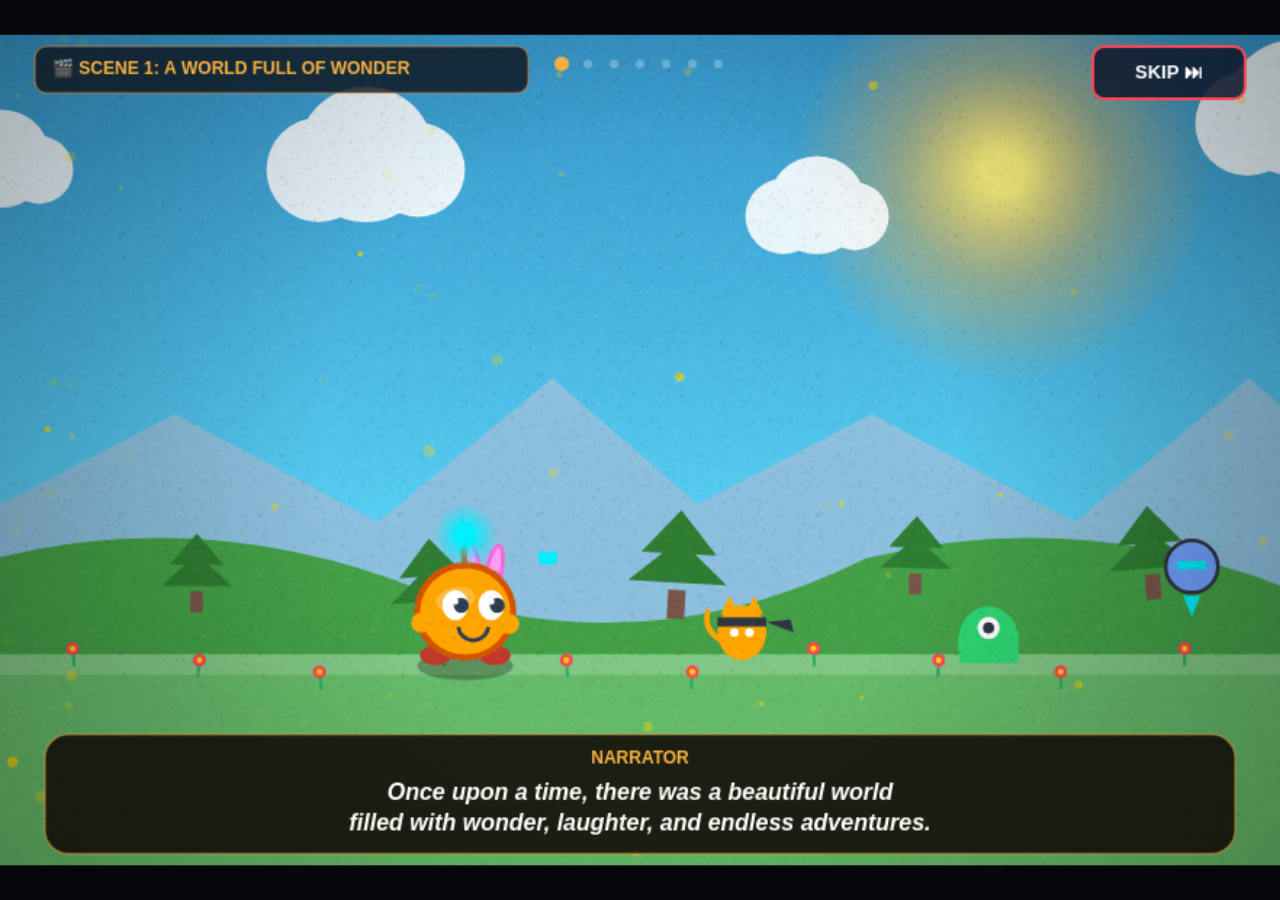
<file: index.html>
<!DOCTYPE html>
<html lang="en">
<head>
  <meta charset="UTF-8" />
  <meta name="viewport" content="width=device-width, initial-scale=1.0, maximum-scale=1.0, user-scalable=no, viewport-fit=cover" />
  <meta name="theme-color" content="#FF5722" />
  <meta name="apple-mobile-web-app-capable" content="yes" />
  <meta name="apple-mobile-web-app-status-bar-style" content="black-translucent" />
  <title>OOPS! WORLD - Endless Survival Game</title>
  <link rel="stylesheet" href="styles.css" />
</head>
<body>
  <div id="game-container">
    <canvas id="gameCanvas"></canvas>

    <!-- Futuristic Geometric Mobile Control Panels (Exact Match to Visual Reference) -->
    <div id="mobile-controls" class="mobile-controls-overlay" aria-hidden="true">
      <!-- LEFT CONTROL: SLIDE (Electric Cyan & Deep Blue) -->
      <div id="ctrl-slide" class="geo-panel geo-slide" role="button" aria-label="Slide Under Hazards" tabindex="0">
        <svg viewBox="0 0 320 114" class="geo-ctrl-svg" preserveAspectRatio="none">
          <defs>
            <filter id="slide-cyan-glow" x="-20%" y="-20%" width="140%" height="140%">
              <feGaussianBlur stdDeviation="3.2" result="blur" />
              <feComposite in="SourceGraphic" in2="blur" operator="over" />
            </filter>
            <filter id="slide-outer-glow" x="-30%" y="-30%" width="160%" height="160%">
              <feDropShadow dx="0" dy="0" stdDeviation="5.5" flood-color="#00f0ff" flood-opacity="0.88" />
            </filter>
            <linearGradient id="slide-glass-bg" x1="0%" y1="0%" x2="100%" y2="100%">
              <stop offset="0%" stop-color="#081f3b" stop-opacity="0.94" />
              <stop offset="50%" stop-color="#041328" stop-opacity="0.96" />
              <stop offset="100%" stop-color="#020814" stop-opacity="0.98" />
            </linearGradient>
            <linearGradient id="slide-border-grad" x1="0%" y1="0%" x2="100%" y2="50%">
              <stop offset="0%" stop-color="#00f0ff" />
              <stop offset="45%" stop-color="#00d2ff" />
              <stop offset="80%" stop-color="#0088ff" />
              <stop offset="100%" stop-color="#0055ff" />
            </linearGradient>
          </defs>

          <!-- Trailing Cyber Line extending right -->
          <line x1="305" y1="96" x2="340" y2="96" stroke="#00f0ff" stroke-width="2.5" opacity="0.85" />
          <line x1="12" y1="104" x2="4" y2="104" stroke="#00f0ff" stroke-width="2" opacity="0.8" />

          <!-- Outer Polygon Panel Shape -->
          <path class="geo-panel-base"
                d="M 14 36
                   L 34 10
                   L 142 10
                   L 182 46
                   L 294 46
                   L 312 64
                   L 312 80
                   L 298 94
                   L 218 94
                   L 204 106
                   L 34 106
                   L 14 84
                   Z"
                fill="url(#slide-glass-bg)"
                stroke="url(#slide-border-grad)"
                stroke-width="3.5"
                filter="url(#slide-outer-glow)" />

          <!-- Inner Cyan Tech Border Inset (Multi-Layer Depth) -->
          <path class="geo-inner-border"
                d="M 22 40
                   L 38 18
                   L 138 18
                   L 176 52
                   L 288 52
                   L 304 68
                   L 304 76
                   L 292 88
                   L 220 88
                   L 208 98
                   L 38 98
                   L 22 80
                   Z"
                fill="none"
                stroke="#00f0ff"
                stroke-width="1.2"
                stroke-opacity="0.6" />

          <!-- Top-left Chamfer Accent Pip & Tech Rectangles -->
          <line x1="8" y1="26" x2="24" y2="10" stroke="#00f0ff" stroke-width="2.5" opacity="0.9" />
          <rect x="38" y="8" width="16" height="3" fill="#00f0ff" />
          <rect x="58" y="8" width="8" height="3" fill="#00f0ff" opacity="0.7" />

          <!-- Upper shelf cyan accent bar over SLIDE -->
          <path d="M 172 42 L 286 42" stroke="#00f0ff" stroke-width="3.5" stroke-linecap="round" filter="url(#slide-cyan-glow)" />
          <path d="M 186 37 L 230 37" stroke="#0088ff" stroke-width="2" opacity="0.8" />

          <!-- Chevron Energy Pulse Halo (Geometric subtle glow halo) -->
          <polygon class="chevron-pulse-halo"
                   points="50,26 86,58 122,26 104,26 86,42 68,26"
                   fill="none"
                   stroke="#00f0ff"
                   stroke-width="3.5"
                   filter="url(#slide-cyan-glow)" />

          <!-- TWO LARGE DOWNWARD CHEVRONS (White + Cyan Glow) -->
          <polygon class="chevron-main chevron-top"
                   points="56,30 86,58 116,30 104,30 86,45 68,30"
                   fill="#FFFFFF"
                   filter="url(#slide-cyan-glow)" />
          <polygon points="56,30 86,58 116,30 104,30 86,45 68,30"
                   fill="none"
                   stroke="#00f0ff"
                   stroke-width="1.5" />

          <polygon class="chevron-main chevron-bottom"
                   points="56,56 86,84 116,56 104,56 86,71 68,56"
                   fill="#FFFFFF"
                   filter="url(#slide-cyan-glow)" />
          <polygon points="56,56 86,84 116,56 104,56 86,71 68,56"
                   fill="none"
                   stroke="#00f0ff"
                   stroke-width="1.5" />

          <!-- SLIDE TEXT (Bold, Heavy, Italic, White + Cyan Glow) -->
          <text x="236" y="78"
                text-anchor="middle"
                class="geo-label-text"
                font-family="system-ui, -apple-system, 'Impact', 'Segoe UI Black', sans-serif"
                font-weight="900"
                font-style="italic"
                font-size="30"
                fill="#FFFFFF"
                letter-spacing="2"
                filter="url(#slide-cyan-glow)">SLIDE</text>

          <!-- Three slanted cyan cooling vents / hazard slashes at bottom right (///) -->
          <line x1="250" y1="94" x2="262" y2="80" stroke="#00f0ff" stroke-width="4" stroke-linecap="round" />
          <line x1="264" y1="94" x2="276" y2="80" stroke="#00f0ff" stroke-width="4" stroke-linecap="round" />
          <line x1="278" y1="94" x2="290" y2="80" stroke="#00f0ff" stroke-width="4" stroke-linecap="round" />

          <!-- Bottom cyan neon highlight accent -->
          <line x1="42" y1="106" x2="190" y2="106" stroke="#00f0ff" stroke-width="2.8" opacity="0.9" filter="url(#slide-cyan-glow)" />
        </svg>
      </div>

      <!-- RIGHT CONTROL: JUMP (Neon Lime-Green & Deep Emerald) -->
      <div id="ctrl-jump" class="geo-panel geo-jump" role="button" aria-label="Jump Over Obstacles" tabindex="0">
        <svg viewBox="0 0 320 114" class="geo-ctrl-svg" preserveAspectRatio="none">
          <defs>
            <filter id="jump-lime-glow" x="-20%" y="-20%" width="140%" height="140%">
              <feGaussianBlur stdDeviation="3.2" result="blur" />
              <feComposite in="SourceGraphic" in2="blur" operator="over" />
            </filter>
            <filter id="jump-outer-glow" x="-30%" y="-30%" width="160%" height="160%">
              <feDropShadow dx="0" dy="0" stdDeviation="5.5" flood-color="#39ff14" flood-opacity="0.88" />
            </filter>
            <linearGradient id="jump-glass-bg" x1="100%" y1="0%" x2="0%" y2="100%">
              <stop offset="0%" stop-color="#062b16" stop-opacity="0.94" />
              <stop offset="50%" stop-color="#031a0d" stop-opacity="0.96" />
              <stop offset="100%" stop-color="#010c06" stop-opacity="0.98" />
            </linearGradient>
            <linearGradient id="jump-border-grad" x1="100%" y1="0%" x2="0%" y2="50%">
              <stop offset="0%" stop-color="#39ff14" />
              <stop offset="45%" stop-color="#00ff66" />
              <stop offset="80%" stop-color="#10ac84" />
              <stop offset="100%" stop-color="#05c46b" />
            </linearGradient>
          </defs>

          <!-- Trailing Cyber Line extending left -->
          <line x1="15" y1="96" x2="-20" y2="96" stroke="#39ff14" stroke-width="2.5" opacity="0.85" />
          <line x1="308" y1="104" x2="316" y2="104" stroke="#39ff14" stroke-width="2" opacity="0.8" />

          <!-- Outer Polygon Panel Shape (Inverted Mirror of SLIDE) -->
          <path class="geo-panel-base"
                d="M 10 64
                   L 26 46
                   L 138 46
                   L 178 10
                   L 286 10
                   L 306 36
                   L 306 84
                   L 286 106
                   L 116 106
                   L 102 94
                   L 22 94
                   L 10 80
                   Z"
                fill="url(#jump-glass-bg)"
                stroke="url(#jump-border-grad)"
                stroke-width="3.5"
                filter="url(#jump-outer-glow)" />

          <!-- Inner Lime Tech Border Inset (Multi-Layer Depth) -->
          <path class="geo-inner-border"
                d="M 18 68
                   L 32 52
                   L 144 52
                   L 182 18
                   L 282 18
                   L 298 40
                   L 298 80
                   L 282 98
                   L 112 98
                   L 100 88
                   L 28 88
                   L 18 76
                   Z"
                fill="none"
                stroke="#39ff14"
                stroke-width="1.2"
                stroke-opacity="0.6" />

          <!-- Top-right Chamfer Accent Pip -->
          <line x1="312" y1="26" x2="296" y2="10" stroke="#39ff14" stroke-width="2.5" opacity="0.9" />

          <!-- Three lime tech dashes above JUMP on the upper-left shelf -->
          <rect x="74" y="36" width="12" height="4" fill="#39ff14" filter="url(#jump-lime-glow)" />
          <rect x="92" y="36" width="12" height="4" fill="#39ff14" filter="url(#jump-lime-glow)" />
          <rect x="110" y="36" width="12" height="4" fill="#39ff14" filter="url(#jump-lime-glow)" />

          <!-- Chevron Energy Pulse Halo (Geometric subtle glow halo) -->
          <polygon class="chevron-pulse-halo"
                   points="198,78 234,44 270,78 252,78 234,62 216,78"
                   fill="none"
                   stroke="#39ff14"
                   stroke-width="3.5"
                   filter="url(#jump-lime-glow)" />

          <!-- Three slanted lime-green cooling vents / hazard slashes at bottom left (///) -->
          <line x1="32" y1="94" x2="44" y2="80" stroke="#39ff14" stroke-width="4" stroke-linecap="round" />
          <line x1="46" y1="94" x2="58" y2="80" stroke="#39ff14" stroke-width="4" stroke-linecap="round" />
          <line x1="60" y1="94" x2="72" y2="80" stroke="#39ff14" stroke-width="4" stroke-linecap="round" />

          <!-- JUMP TEXT (Bold, Heavy, Italic, White + Lime Glow) -->
          <text x="100" y="78"
                text-anchor="middle"
                class="geo-label-text"
                font-family="system-ui, -apple-system, 'Impact', 'Segoe UI Black', sans-serif"
                font-weight="900"
                font-style="italic"
                font-size="30"
                fill="#FFFFFF"
                letter-spacing="2"
                filter="url(#jump-lime-glow)">JUMP</text>

          <!-- TWO LARGE UPWARD CHEVRONS (White + Lime Glow) -->
          <polygon class="chevron-main chevron-top"
                   points="204,50 234,22 264,50 252,50 234,35 216,50"
                   fill="#FFFFFF"
                   filter="url(#jump-lime-glow)" />
          <polygon points="204,50 234,22 264,50 252,50 234,35 216,50"
                   fill="none"
                   stroke="#39ff14"
                   stroke-width="1.5" />

          <polygon class="chevron-main chevron-bottom"
                   points="204,76 234,48 264,76 252,76 234,61 216,76"
                   fill="#FFFFFF"
                   filter="url(#jump-lime-glow)" />
          <polygon points="204,76 234,48 264,76 252,76 234,61 216,76"
                   fill="none"
                   stroke="#39ff14"
                   stroke-width="1.5" />

          <!-- Bottom lime neon highlight accent -->
          <line x1="130" y1="106" x2="278" y2="106" stroke="#39ff14" stroke-width="2.8" opacity="0.9" filter="url(#jump-lime-glow)" />
        </svg>
      </div>
    </div>
  </div>

  <!-- Rotate Your Phone Overlay for Mobile Portrait Mode -->
  <div id="rotate-device-overlay">
    <div class="rotate-card">
      <div class="phone-rotate-anim">
        <svg viewBox="0 0 100 100" class="rotate-svg">
          <rect x="32" y="16" width="36" height="68" rx="6" class="phone-body" />
          <rect x="37" y="24" width="26" height="48" rx="2" class="phone-screen" />
          <line x1="44" y1="20" x2="56" y2="20" class="phone-speaker" />
          <circle cx="50" cy="77" r="2.5" class="phone-button" />
        </svg>
      </div>
      <h2 class="rotate-title">ROTATE YOUR DEVICE</h2>
      <p class="rotate-subtitle">OOPS! WORLD requires Landscape Mode for widescreen endless survival running.</p>
      <div class="rotate-badge">🔄 Turn phone sideways to continue</div>
    </div>
  </div>

  <!-- Load Game Scripts in dependency order (CORS-safe for file:/// and web) -->
  <script src="src/utils.js"></script>
  <script src="src/storage.js"></script>
  <script src="src/audio.js"></script>
  <script src="src/player.js"></script>
  <script src="src/world.js"></script>
  <script src="src/obstacles.js"></script>
  <script src="src/enemies.js"></script>
  <script src="src/powerups.js"></script>
  <script src="src/events.js"></script>
  <script src="src/narration.js"></script>
  <script src="src/chapters.js"></script>
  <script src="src/debug.js"></script>
  <script src="src/ui.js"></script>
  <script src="src/game.js"></script>
  <script src="src/main.js"></script>
</body>
</html>
</file>
<file: styles.css>
/* OOPS! WORLD - Responsive Fullscreen & Landscape Engine Styles */

* {
  margin: 0;
  padding: 0;
  box-sizing: border-box;
  -webkit-touch-callout: none;
  -webkit-user-select: none;
  user-select: none;
  touch-action: none;
}

html,
body {
  width: 100%;
  height: 100%;
  overflow: hidden;
  position: fixed;
  top: 0;
  left: 0;
  background-color: #0b0f19;
  font-family: system-ui, -apple-system, BlinkMacSystemFont, 'Segoe UI', Roboto, Helvetica, Arial, sans-serif;
  color: #fff;
}

#game-container {
  position: fixed;
  inset: 0;
  width: 100vw;
  height: 100vh;
  overflow: hidden;
  display: flex;
  align-items: center;
  justify-content: center;
  background: radial-gradient(circle at center, #1b2838 0%, #0b0f19 100%);
}

#gameCanvas {
  display: block;
  width: 100vw;
  height: 100vh;
  background-color: #0b0f19;
  image-rendering: -webkit-optimize-contrast;
  image-rendering: crisp-edges;
  touch-action: none;
}

/* Rotate Device Instruction Overlay for Mobile Portrait Mode */
#rotate-device-overlay {
  display: none;
  position: fixed;
  inset: 0;
  width: 100vw;
  height: 100vh;
  z-index: 99999;
  background: radial-gradient(circle at center, #1e293b 0%, #0b0f19 90%);
  flex-direction: column;
  align-items: center;
  justify-content: center;
  text-align: center;
  padding: 24px;
}

#rotate-device-overlay.visible {
  display: flex;
}

.rotate-card {
  display: flex;
  flex-direction: column;
  align-items: center;
  max-width: 360px;
  animation: fadeIn 0.4s ease-out;
}

.phone-rotate-anim {
  width: 110px;
  height: 110px;
  margin-bottom: 24px;
  animation: rotatePhone 2.4s cubic-bezier(0.4, 0, 0.2, 1) infinite;
}

.rotate-svg {
  width: 100%;
  height: 100%;
  filter: drop-shadow(0 6px 14px rgba(255, 87, 34, 0.45));
}

.phone-body {
  fill: #1e293b;
  stroke: #ff5722;
  stroke-width: 3.5;
}

.phone-screen {
  fill: #00d2ff;
  opacity: 0.85;
}

.phone-button {
  fill: #ff5722;
}

.phone-speaker {
  stroke: #64748b;
  stroke-width: 2.5;
  stroke-linecap: round;
}

.rotate-title {
  font-size: 24px;
  font-weight: 900;
  letter-spacing: 0.5px;
  color: #ff5722;
  margin-bottom: 12px;
  text-transform: uppercase;
}

.rotate-subtitle {
  font-size: 15px;
  line-height: 1.45;
  color: #cbd5e1;
  margin-bottom: 20px;
}

.rotate-badge {
  display: inline-flex;
  align-items: center;
  gap: 8px;
  padding: 10px 18px;
  background: rgba(255, 87, 34, 0.15);
  border: 1.5px solid #ff5722;
  border-radius: 24px;
  font-size: 14px;
  font-weight: bold;
  color: #ffedd5;
}

@keyframes rotatePhone {
  0%, 15% {
    transform: rotate(0deg);
  }
  50%, 75% {
    transform: rotate(90deg);
  }
  100% {
    transform: rotate(0deg);
  }
}

@keyframes fadeIn {
  from {
    opacity: 0;
    transform: translateY(12px);
  }
  to {
    opacity: 1;
    transform: translateY(0);
  }
}

/* ==========================================================================
   FUTURISTIC GEOMETRIC MOBILE GAMEPLAY CONTROL PANELS
   Exact Asymmetrical Polygon Panels matching Visual Reference
   ========================================================================== */

.mobile-controls-overlay {
  position: fixed;
  inset: 0;
  width: 100vw;
  height: 100vh;
  pointer-events: none;
  z-index: 1000;
  display: flex;
  justify-content: space-between;
  align-items: flex-end;
  padding: 0
           calc(16px + env(safe-area-inset-right, 0px))
           calc(12px + env(safe-area-inset-bottom, 0px))
           calc(16px + env(safe-area-inset-left, 0px));
  opacity: 0;
  visibility: hidden;
  transform: translateY(12px);
  transition: opacity 0.22s ease, transform 0.22s cubic-bezier(0.2, 0.9, 0.3, 1), visibility 0.22s;
}

.mobile-controls-overlay.visible {
  opacity: 1;
  visibility: visible;
  transform: translateY(0);
}

/* Base Geometric Control Panel Container (Reduced by 20% for cleaner gameplay space) */
.geo-panel {
  pointer-events: auto;
  position: relative;
  width: clamp(188px, 27vw, 296px);
  max-width: 36%;
  height: auto;
  aspect-ratio: 2.154 / 1;
  cursor: pointer;
  user-select: none;
  -webkit-user-select: none;
  touch-action: none;
  outline: none;
  transition: transform 0.12s cubic-bezier(0.18, 0.9, 0.32, 1.25), filter 0.15s ease;
  will-change: transform, filter;
  filter: drop-shadow(0 6px 20px rgba(0, 0, 0, 0.9));
}

.geo-ctrl-svg {
  width: 100%;
  height: 100%;
  display: block;
  overflow: visible;
}

.geo-panel-base {
  transition: fill 0.14s ease, stroke 0.14s ease, stroke-width 0.14s ease, filter 0.14s ease;
}

.chevron-main {
  transition: transform 0.12s cubic-bezier(0.2, 0.9, 0.3, 1.2), filter 0.12s ease;
}

.geo-label-text {
  transition: transform 0.12s ease, filter 0.12s ease;
}

/* --------------------------------------------------------------------------
   LEFT CONTROL: SLIDE (Electric Cyan & Deep Blue)
   -------------------------------------------------------------------------- */

.geo-slide {
  filter: drop-shadow(0 0 10px rgba(0, 240, 255, 0.5))
          drop-shadow(0 0 22px rgba(0, 160, 255, 0.3))
          drop-shadow(0 6px 18px rgba(0, 0, 0, 0.88));
  animation: neonBreatheCyan 3.2s ease-in-out infinite;
}

/* SLIDE Pressed State: Intensified Cyan Glow & Tactile Compression */
.geo-slide:active,
.geo-slide.pressed {
  transform: scale(0.935) translateY(4px);
  filter: drop-shadow(0 0 24px #00f0ff)
          drop-shadow(0 0 48px rgba(0, 240, 255, 0.9))
          drop-shadow(0 2px 10px rgba(0, 0, 0, 0.98));
  animation: none;
}

.geo-slide:active .geo-panel-base,
.geo-slide.pressed .geo-panel-base {
  fill: #0c335e;
  stroke: #ffffff;
  stroke-width: 4;
}

.geo-slide:active .chevron-main,
.geo-slide.pressed .chevron-main {
  transform: translateY(3px);
  filter: drop-shadow(0 0 10px #00f0ff);
}

.geo-slide:active .geo-label-text,
.geo-slide.pressed .geo-label-text {
  transform: scale(0.98);
  filter: drop-shadow(0 0 14px #00f0ff);
}

.geo-slide:active .chevron-pulse-halo,
.geo-slide.pressed .chevron-pulse-halo {
  opacity: 1;
  stroke-width: 4.5;
  filter: drop-shadow(0 0 14px #00f0ff);
}

/* --------------------------------------------------------------------------
   RIGHT CONTROL: JUMP (Neon Lime Green & Deep Emerald)
   -------------------------------------------------------------------------- */

.geo-jump {
  filter: drop-shadow(0 0 10px rgba(57, 255, 20, 0.5))
          drop-shadow(0 0 22px rgba(0, 255, 100, 0.3))
          drop-shadow(0 6px 18px rgba(0, 0, 0, 0.88));
  animation: neonBreatheLime 3.2s ease-in-out infinite;
}

/* JUMP Pressed State: Intensified Lime Glow & Tactile Compression */
.geo-jump:active,
.geo-jump.pressed {
  transform: scale(0.935) translateY(4px);
  filter: drop-shadow(0 0 24px #39ff14)
          drop-shadow(0 0 48px rgba(57, 255, 20, 0.9))
          drop-shadow(0 2px 10px rgba(0, 0, 0, 0.98));
  animation: none;
}

.geo-jump:active .geo-panel-base,
.geo-jump.pressed .geo-panel-base {
  fill: #0a421e;
  stroke: #ffffff;
  stroke-width: 4;
}

.geo-jump:active .chevron-main,
.geo-jump.pressed .chevron-main {
  transform: translateY(-3px);
  filter: drop-shadow(0 0 10px #39ff14);
}

.geo-jump:active .geo-label-text,
.geo-jump.pressed .geo-label-text {
  transform: scale(0.98);
  filter: drop-shadow(0 0 14px #39ff14);
}

.geo-jump:active .chevron-pulse-halo,
.geo-jump.pressed .chevron-pulse-halo {
  opacity: 1;
  stroke-width: 4.5;
  filter: drop-shadow(0 0 14px #39ff14);
}

/* Subtle Continuous Neon Breathing Animations */
@keyframes neonBreatheCyan {
  0%, 100% {
    filter: drop-shadow(0 0 9px rgba(0, 240, 255, 0.45))
            drop-shadow(0 0 20px rgba(0, 160, 255, 0.28))
            drop-shadow(0 6px 18px rgba(0, 0, 0, 0.88));
  }
  50% {
    filter: drop-shadow(0 0 18px rgba(0, 240, 255, 0.78))
            drop-shadow(0 0 34px rgba(0, 180, 255, 0.48))
            drop-shadow(0 6px 18px rgba(0, 0, 0, 0.88));
  }
}

@keyframes neonBreatheLime {
  0%, 100% {
    filter: drop-shadow(0 0 9px rgba(57, 255, 20, 0.45))
            drop-shadow(0 0 20px rgba(0, 255, 100, 0.28))
            drop-shadow(0 6px 18px rgba(0, 0, 0, 0.88));
  }
  50% {
    filter: drop-shadow(0 0 18px rgba(57, 255, 20, 0.78))
            drop-shadow(0 0 34px rgba(57, 255, 120, 0.48))
            drop-shadow(0 6px 18px rgba(0, 0, 0, 0.88));
  }
}

/* Subtle Geometric Energy Pulse Around Chevrons */
@keyframes energyPulseCyan {
  0%, 100% {
    opacity: 0.38;
    transform: scale(0.97);
    filter: drop-shadow(0 0 3px #00f0ff);
  }
  50% {
    opacity: 0.88;
    transform: scale(1.04);
    filter: drop-shadow(0 0 9px #00f0ff);
  }
}

@keyframes energyPulseLime {
  0%, 100% {
    opacity: 0.38;
    transform: scale(0.97);
    filter: drop-shadow(0 0 3px #39ff14);
  }
  50% {
    opacity: 0.88;
    transform: scale(1.04);
    filter: drop-shadow(0 0 9px #39ff14);
  }
}

.geo-slide .chevron-pulse-halo {
  transform-box: fill-box;
  transform-origin: center;
  animation: energyPulseCyan 2.4s ease-in-out infinite;
}

.geo-jump .chevron-pulse-halo {
  transform-box: fill-box;
  transform-origin: center;
  animation: energyPulseLime 2.4s ease-in-out infinite;
}

/* Responsive Scaling for Small Landscape Screens */
@media (max-height: 480px) {
  .geo-panel {
    width: clamp(164px, 25.5vw, 236px);
    aspect-ratio: 2.154 / 1;
  }
  .mobile-controls-overlay {
    padding-bottom: 8px;
  }
}

@media (max-width: 640px) {
  .geo-panel {
    width: clamp(140px, 28.5vw, 196px);
  }
}
</file>
